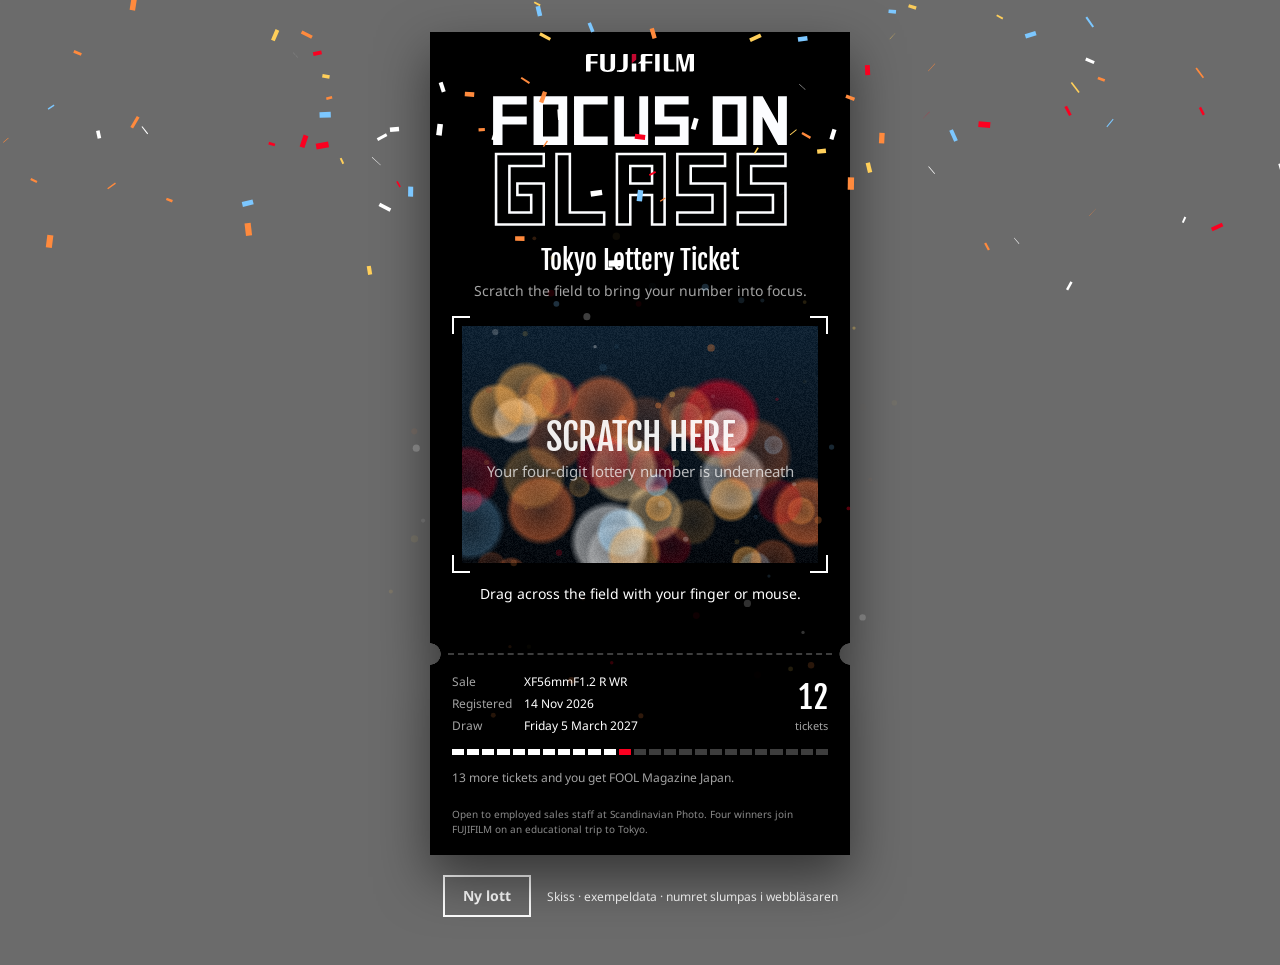
<file: index.html>
<!doctype html>
<html lang="en">
<head>
<meta charset="utf-8">
<meta name="robots" content="noindex, nofollow">
<meta name="viewport" content="width=device-width, initial-scale=1, viewport-fit=cover">
<title>Focus on Glass – Lottery ticket</title>
<link rel="preconnect" href="https://fonts.googleapis.com">
<link rel="preconnect" href="https://fonts.gstatic.com" crossorigin>
<link rel="stylesheet" href="https://fonts.googleapis.com/css2?family=Fjalla+One&family=Noto+Sans:wght@400;700&display=swap">
<link rel="stylesheet" href="styles.css?v=1">
</head>
<body>
<canvas id="fx" aria-hidden="true"></canvas>
<main class="stage">
  <div class="ticket-wrap">
  <article class="ticket" id="ticket" aria-label="Digital skraplott">
    <div class="main">
      <div class="top">
        <img class="ff" src="assets/fujifilm-logo-white-red.svg" alt="FUJIFILM">
      </div>

      <img class="fog" src="assets/focus-on-glass-white.svg" alt="Focus on Glass">

      <div class="intro">
        <h1>Tokyo Lottery Ticket</h1>
        <p>Scratch the field to bring your number into focus.</p>
      </div>

      <div class="field">
        <div class="reveal" aria-live="polite">
          <span class="lbl">Lottery number</span>
          <span class="number" id="number">0000</span>
          <span class="dot"></span>
        </div>
        <canvas class="scratch" id="scratch" tabindex="0" aria-label="Skrapfält. Dra med fingret eller musen för att skrapa. Tryck Enter för att visa numret."></canvas>
        <div class="af" aria-hidden="true"><i></i><i></i><i></i><i></i></div>
      </div>

      <p class="status" id="status">Drag across the field with your finger or mouse.</p>
    </div>

    <div class="perf" aria-hidden="true"></div>

    <div class="stub">
      <dl>
        <dt>Sale</dt><dd>XF56mmF1.2 R WR</dd>
        <dt>Registered</dt><dd>14 Nov 2026</dd>
        <dt>Draw</dt><dd>Friday 5 March 2027</dd>
      </dl>
      <div class="count"><b>12</b><span>tickets</span></div>
      <div class="meter" id="meter" aria-hidden="true"></div>
      <p class="goal">13 more tickets and you get FOOL Magazine Japan.</p>
    </div>
    <p class="fine">Open to employed sales staff at Scandinavian Photo. Four winners join FUJIFILM on an educational trip to Tokyo.</p>
  </article>
  </div>

  <div class="sketch">
    <button type="button" id="again">Ny lott</button>
    <span>Skiss · exempeldata · numret slumpas i webbläsaren</span>
  </div>
</main>
<script src="scratch.js?v=1"></script>
</body>
</html>
</file>
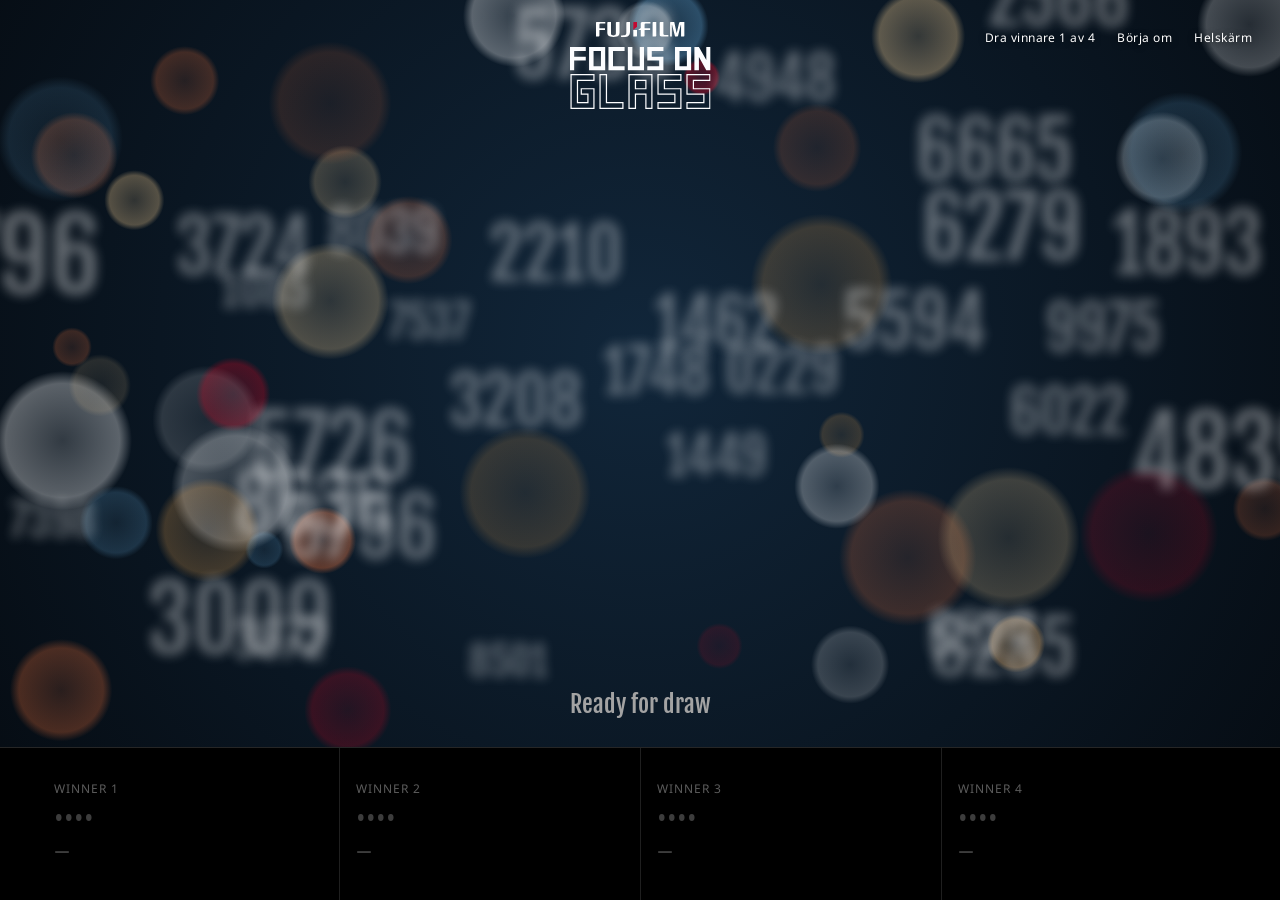
<file: dragning/index.html>
<!doctype html>
<html lang="en">
<head>
<meta charset="utf-8">
<meta name="robots" content="noindex, nofollow">
<meta name="viewport" content="width=device-width, initial-scale=1, viewport-fit=cover">
<title>Focus on Glass – Tokyo Lottery Draw</title>
<link rel="preconnect" href="https://fonts.googleapis.com">
<link rel="preconnect" href="https://fonts.gstatic.com" crossorigin>
<link rel="stylesheet" href="https://fonts.googleapis.com/css2?family=Fjalla+One&family=Noto+Sans:wght@400;700&display=swap">
<link rel="stylesheet" href="styles.css?v=5">
</head>
<body>
<div class="screen" id="screen">
  <canvas class="view" id="view" aria-label="Dragning: bländaren stänger och vinnarnumret blir skarpt"></canvas>

  <div class="logos">
    <img class="ff" src="assets/fujifilm-logo-white-red.svg" alt="FUJIFILM">
    <img class="fog" src="assets/focus-on-glass-white.svg" alt="Focus on Glass">
  </div>

  <div class="controls">
    <button type="button" id="drawBtn">Dra vinnare 1 av 4</button>
    <button type="button" id="resetBtn">Börja om</button>
    <button type="button" id="fsBtn">Helskärm</button>
  </div>

  <div class="idle" id="idle">Ready for draw</div>
  <div class="caption" id="caption" aria-live="polite"><div class="who"></div><span class="tag"></span><div class="where"></div></div>

  <div class="band" id="band"></div>
</div>
<canvas id="fx" aria-hidden="true"></canvas>
<script src="draw.js?v=5"></script>
</body>
</html>
</file>
<file: styles.css>
/* Layout: one portrait ticket centred on a neutral grey ground; main field + perforated stub, like a paper lottery ticket made digital. Single dark look, by choice. */
:root {
  --page: #6b6b6b;         /* page ground, neutral grey */
  --ticket: #000000;       /* Communication Black */
  --ink: #ffffff;
  --ink-muted: #a3a3a3;
  --rule: #3d3d3d;
  --red: #fb0020;          /* Communication Red, accents only */
  --display: "Fjalla One", "Arial Narrow", sans-serif;
  --text: "Noto Sans", system-ui, -apple-system, sans-serif;
  color-scheme: dark;
}
* { box-sizing: border-box; }
html, body { min-height: 100%; }
body {
  margin: 0;
  background: var(--page);
  color: var(--ink);
  font-family: var(--text);
  padding-inline: 16px;
  padding-block: 32px 48px;
}
.stage { max-width: 420px; margin: 0 auto; display: flex; flex-direction: column; gap: 20px; }

.ticket {
  background: var(--ticket);
  position: relative;
  display: flex; flex-direction: column;
  /* real cut-outs: two half-width mask layers, each with a hole on its outer edge at the perforation */
  --perf-y: 70%;
  --hole: 11px;
  -webkit-mask:
    radial-gradient(circle var(--hole) at 0 var(--perf-y), transparent calc(var(--hole) - .5px), #000 var(--hole)) left / 51% 100% no-repeat,
    radial-gradient(circle var(--hole) at 100% var(--perf-y), transparent calc(var(--hole) - .5px), #000 var(--hole)) right / 51% 100% no-repeat;
          mask:
    radial-gradient(circle var(--hole) at 0 var(--perf-y), transparent calc(var(--hole) - .5px), #000 var(--hole)) left / 51% 100% no-repeat,
    radial-gradient(circle var(--hole) at 100% var(--perf-y), transparent calc(var(--hole) - .5px), #000 var(--hole)) right / 51% 100% no-repeat;
}
.main { padding: 22px 22px 26px; display: flex; flex-direction: column; gap: 20px; }

.top { display: flex; align-items: center; justify-content: center; gap: 12px; }
.ff { width: 108px; height: auto; display: block; }

.fog { width: 78%; height: auto; display: block; margin: 4px auto 0; }

.intro { text-align: center; display: flex; flex-direction: column; gap: 4px; }
.intro h1 { font-family: var(--display); font-weight: 400; font-size: 26px; line-height: 1.15; margin: 0; letter-spacing: 0; text-wrap: balance; }
.intro p { margin: 0; font-size: 14px; line-height: 22px; color: var(--ink-muted); }

/* Scratch field = a 3:2 frame with AF brackets */
.field { position: relative; aspect-ratio: 3 / 2; max-width: 100%; margin: 4px 10px 0; }
.reveal {
  position: absolute; inset: 0;
  background: #f4f4f4;
  color: #000;
  display: flex; flex-direction: column; align-items: center; justify-content: center; gap: 2px;
}
.reveal .lbl { font-family: var(--text); font-size: 11px; line-height: 16px; letter-spacing: .06em; text-transform: uppercase; color: #5c5c5c; }
.number {
  font-family: var(--display); font-size: clamp(64px, 22vw, 92px); line-height: 1; letter-spacing: .04em;
  font-variant-numeric: tabular-nums;
}
.reveal .dot { width: 22px; height: 4px; background: var(--red); margin-top: 6px; }
canvas.scratch { position: absolute; inset: 0; width: 100%; height: 100%; touch-action: none; cursor: crosshair; transition: opacity .6s ease; }
canvas.scratch.gone { opacity: 0; pointer-events: none; }
canvas.scratch.instant { transition: none; }

.af { position: absolute; inset: -10px; pointer-events: none; transition: inset .35s cubic-bezier(.2,.8,.2,1); }
.af i { position: absolute; width: 18px; height: 18px; border: 2px solid var(--ink); transition: border-color .35s; }
.af i:nth-child(1) { top: 0; left: 0; border-right: 0; border-bottom: 0; }
.af i:nth-child(2) { top: 0; right: 0; border-left: 0; border-bottom: 0; }
.af i:nth-child(3) { bottom: 0; left: 0; border-right: 0; border-top: 0; }
.af i:nth-child(4) { bottom: 0; right: 0; border-left: 0; border-top: 0; }
.ticket.done .af { inset: -4px; }
.ticket.done .af i { border-color: var(--red); }

.status { text-align: center; min-height: 44px; font-size: 14px; line-height: 22px; margin: 0; }
.status strong { font-weight: 700; }

/* Perforation between main and stub */
.perf { position: relative; height: 0; border-top: 2px dashed var(--rule); margin: 0 18px; }
/* shadow lives on the wrapper so it follows the masked shape, holes included */
.ticket-wrap { filter: drop-shadow(0 22px 26px rgba(0,0,0,.5)); }

.stub { padding: 18px 22px 20px; display: grid; grid-template-columns: 1fr auto; gap: 14px 16px; align-items: end; }
.stub dl { margin: 0; display: grid; grid-template-columns: auto 1fr; gap: 4px 12px; font-size: 12px; line-height: 18px; }
.stub dt { color: var(--ink-muted); }
.stub dd { margin: 0; min-width: 0; }
.count { text-align: right; }
.count b { display: block; font-family: var(--display); font-weight: 400; font-size: 30px; line-height: 1; font-variant-numeric: tabular-nums; }
.count span { font-size: 11px; line-height: 16px; color: var(--ink-muted); }
.meter { grid-column: 1 / -1; display: grid; grid-template-columns: repeat(25, 1fr); gap: 3px; }
.meter i { height: 6px; background: var(--rule); }
.meter i.on { background: var(--ink); }
.meter i.new { background: var(--red); }
.goal { grid-column: 1 / -1; margin: 0; font-size: 12px; line-height: 18px; color: var(--ink-muted); }
.fine { margin: 0; padding: 0 22px 18px; font-size: 10px; line-height: 15px; color: #8a8a8a; }

.sketch { display: flex; flex-wrap: wrap; gap: 10px 16px; align-items: center; justify-content: center; font-size: 12px; color: var(--ink); }
.sketch button {
  font: 700 14px/1 var(--text); color: var(--ink); background: transparent;
  border: 2px solid var(--ink); padding: 12px 18px; cursor: pointer;
}
.sketch button:hover { background: var(--ink); color: var(--ticket); }
.sketch button:focus-visible, canvas.scratch:focus-visible { outline: 3px solid var(--red); outline-offset: 3px; }


/* Entrance: ticket pops in while a firework + confetti burst goes off behind and around it */
#fx { position: fixed; inset: 0; width: 100%; height: 100%; pointer-events: none; z-index: 5; }
.ticket.enter { animation: pop .75s cubic-bezier(.18,1.35,.35,1) both; }
@keyframes pop {
  0%   { transform: scale(.35) rotate(-8deg); opacity: 0; }
  55%  { opacity: 1; }
  100% { transform: scale(1) rotate(0); opacity: 1; }
}
@media (prefers-reduced-motion: reduce) { * { transition: none !important; animation: none !important; } }
</file>
<file: dragning/styles.css>
/* Layout: the aperture fills the whole screen; logos small and centred at the top, controls floating on the image, winners in a black band along the bottom. Single dark look, by choice. */
:root {
  --stage: #000000;
  --band: #000000;
  --ink: #ffffff;
  --ink-muted: #a3a3a3;
  --rule: #3d3d3d;
  --red: #fb0020;
  --band-h: clamp(104px, 17vh, 168px);
  --display: "Fjalla One", "Arial Narrow", sans-serif;
  --text: "Noto Sans", system-ui, -apple-system, sans-serif;
  color-scheme: dark;
}
* { box-sizing: border-box; }
html, body { height: 100%; }
body { margin: 0; background: var(--stage); color: var(--ink); font-family: var(--text); overflow: hidden; }

.screen { position: fixed; inset: 0; }
canvas.view { position: absolute; left: 0; top: 0; width: 100%; height: calc(100% - var(--band-h)); display: block; }

.logos { position: absolute; top: calc(env(safe-area-inset-top, 0px) + 22px); left: 50%; transform: translateX(-50%); display: flex; flex-direction: column; align-items: center; gap: 10px; pointer-events: none; z-index: 2; }
.ff { width: clamp(70px, 7vw, 104px); height: auto; display: block; }
.fog { width: clamp(110px, 11vw, 164px); height: auto; display: block; }

.idle { position: absolute; left: 0; right: 0; bottom: calc(var(--band-h) + 28px); text-align: center; font-family: var(--display); font-size: clamp(16px, 2vw, 24px); color: var(--ink-muted); pointer-events: none; z-index: 2; }

.caption { position: absolute; left: 0; right: 0; bottom: calc(var(--band-h) + 26px); text-align: center; pointer-events: none; opacity: 0; transform: translateY(10px); transition: opacity .5s, transform .5s; z-index: 2; padding-inline: 16px; }
.caption.show { opacity: 1; transform: none; }
.caption .tag { display: inline-block; margin-top: 12px; font-family: var(--display); font-size: clamp(13px, 1.5vw, 18px); padding: .3em .7em; background: var(--red); color: #000; }
.caption .who { font-family: var(--display); font-size: clamp(44px, min(7vw, 9.6vh), 120px); line-height: 1; text-wrap: balance; }
.caption .where { margin-top: 8px; font-size: clamp(13px, 1.4vw, 18px); color: var(--ink-muted); }

.controls { position: absolute; right: 28px; top: calc(env(safe-area-inset-top, 0px) + 26px); display: flex; gap: 22px; z-index: 3; flex-wrap: wrap; justify-content: flex-end; max-width: 40vw; }
.controls button {
  font: 400 12px/1 var(--text); letter-spacing: .04em; padding: 6px 0; cursor: pointer;
  color: var(--ink); background: none; border: 0; border-bottom: 1px solid transparent;
  text-shadow: 0 1px 6px rgba(0,0,0,.6);
}
.controls button:hover { border-bottom-color: var(--red); }
.controls button[disabled] { opacity: .4; cursor: progress; border-bottom-color: transparent; }
.controls button:focus-visible { outline: 2px solid var(--red); outline-offset: 4px; }

.band {
  position: absolute; left: 0; right: 0; bottom: 0; height: var(--band-h);
  background: var(--band); border-top: 1px solid #262626;
  display: grid; grid-template-columns: repeat(4, minmax(0, 1fr));
  padding: 0 max(16px, 3vw) env(safe-area-inset-bottom, 0px); z-index: 2;
}
.w { display: flex; flex-direction: column; justify-content: center; gap: 4px; padding: 0 16px; border-left: 1px solid #1f1f1f; min-width: 0; }
.w:first-child { border-left: 0; }
.w .lbl { font-size: clamp(10px, 1vw, 12px); letter-spacing: .08em; text-transform: uppercase; color: #5c5c5c; }
.w .n { font-family: var(--display); font-size: clamp(22px, 2.8vw, 40px); line-height: 1; color: var(--rule); font-variant-numeric: tabular-nums; }
.w .nm { font-family: var(--display); font-size: clamp(14px, 1.6vw, 22px); line-height: 1.15; color: var(--rule); overflow: hidden; text-overflow: ellipsis; white-space: nowrap; }
.w .st { font-size: clamp(11px, 1vw, 13px); color: var(--rule); }
.w.on .lbl { color: var(--ink-muted); }
.w.on .n { color: var(--red); } .w.on .nm { color: var(--ink); } .w.on .st { color: var(--ink-muted); }
.w.new { animation: glow 1.4s ease-out; }
@keyframes glow { 0% { background: rgba(251,0,32,.35); } 100% { background: transparent; } }

#fx { position: fixed; inset: 0; width: 100%; height: 100%; pointer-events: none; z-index: 5; }

@media (max-width: 640px) {
  .controls { top: auto; right: 16px; left: 16px; bottom: calc(var(--band-h) + 18px); justify-content: center; max-width: none; gap: 18px; }
  .caption, .idle { bottom: calc(var(--band-h) + 56px); }
  .band { grid-template-columns: repeat(2, minmax(0, 1fr)); grid-auto-rows: 1fr; --band-h: 184px; height: 184px; padding-block: 8px; }
  :root { --band-h: 184px; }
  .w { gap: 2px; padding-block: 4px; }
  .w .st { overflow: hidden; text-overflow: ellipsis; white-space: nowrap; }
  .w { padding: 0 10px; border-left: 0; }
}
@media (prefers-reduced-motion: reduce) { * { transition: none !important; animation: none !important; } }
</file>
